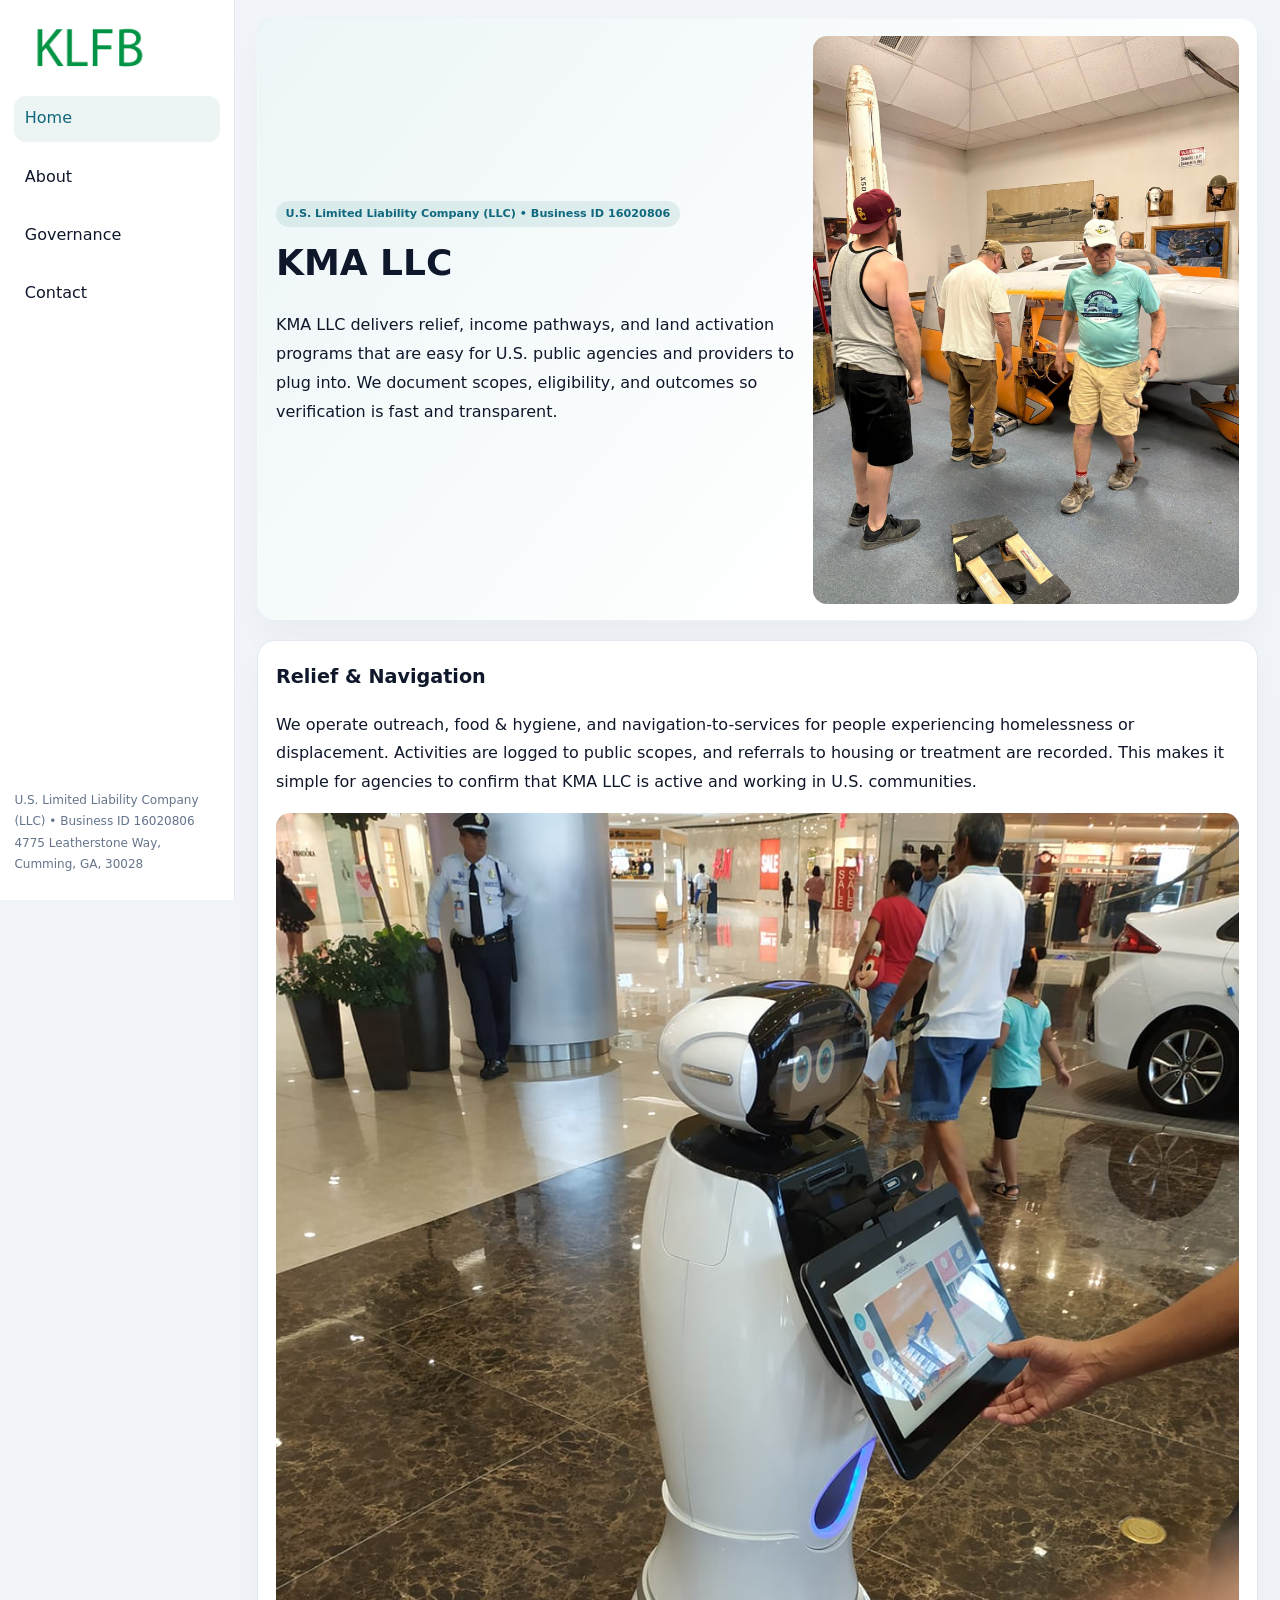
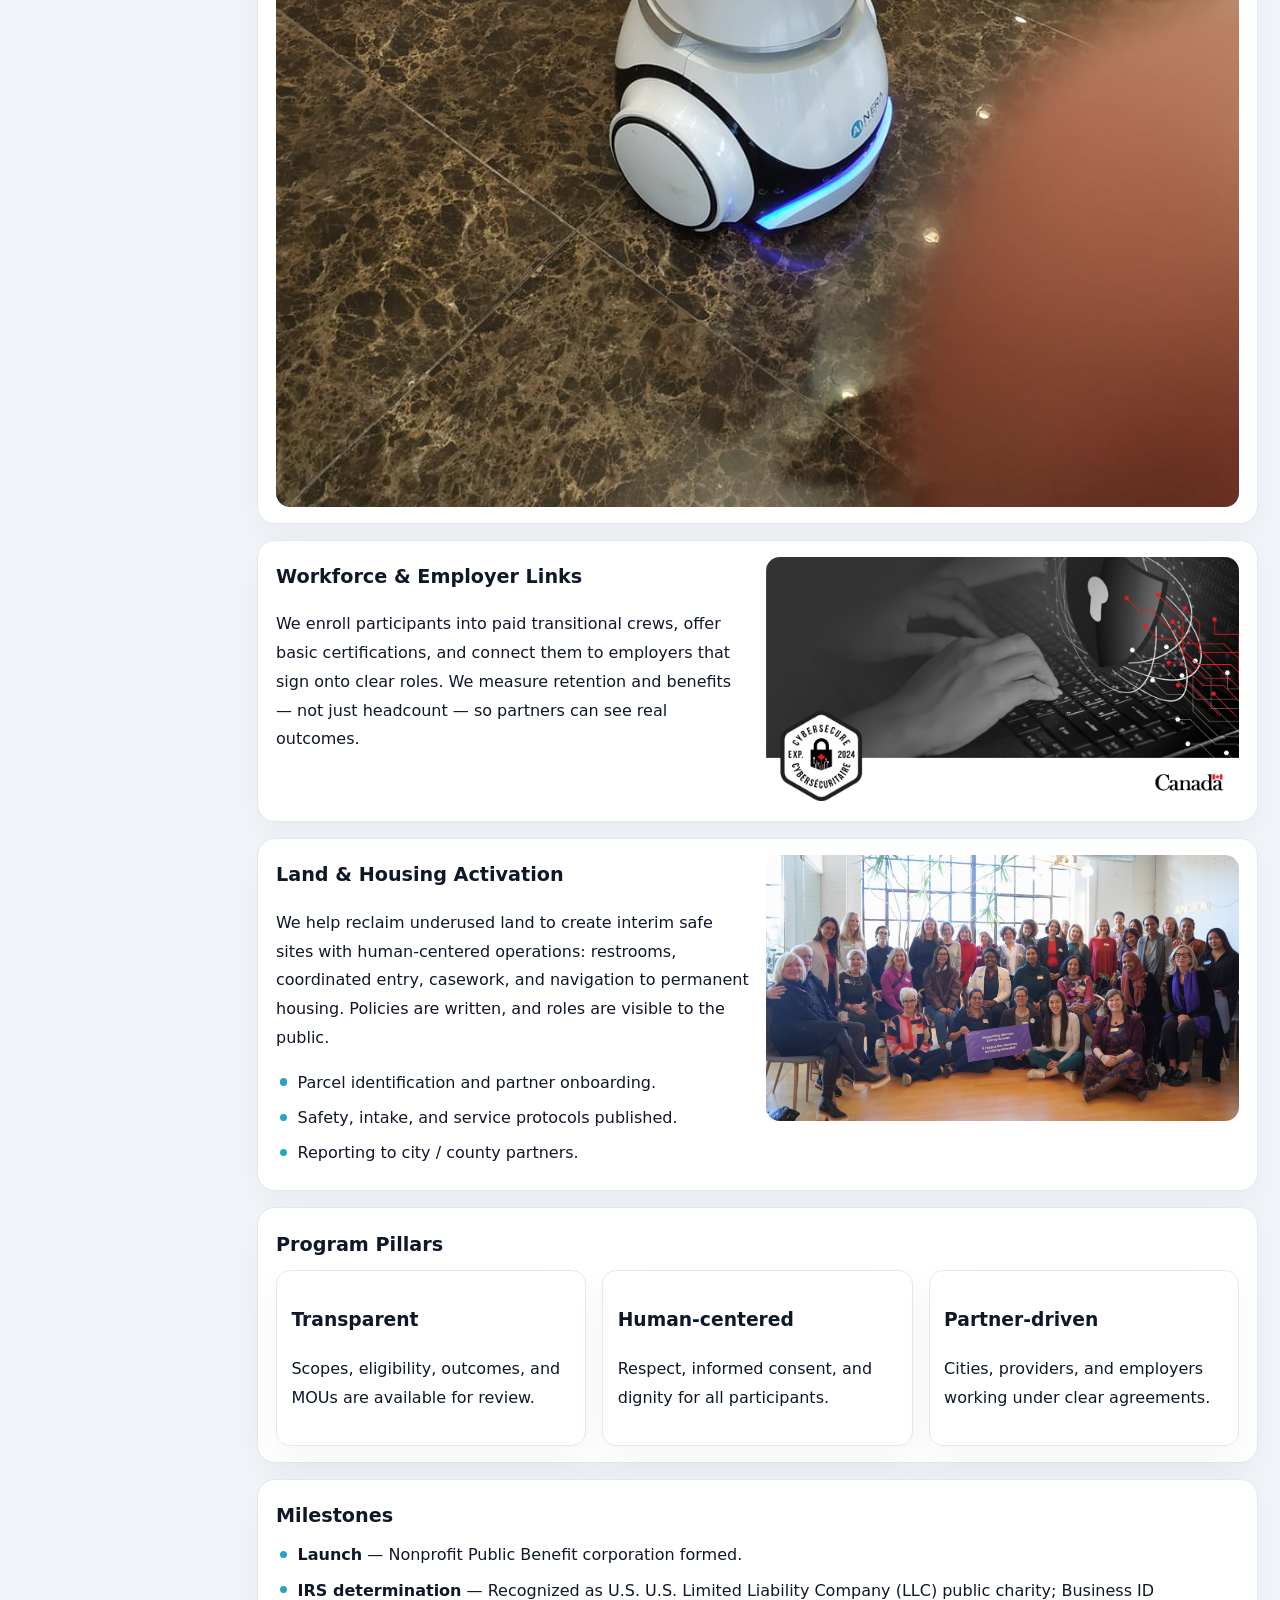
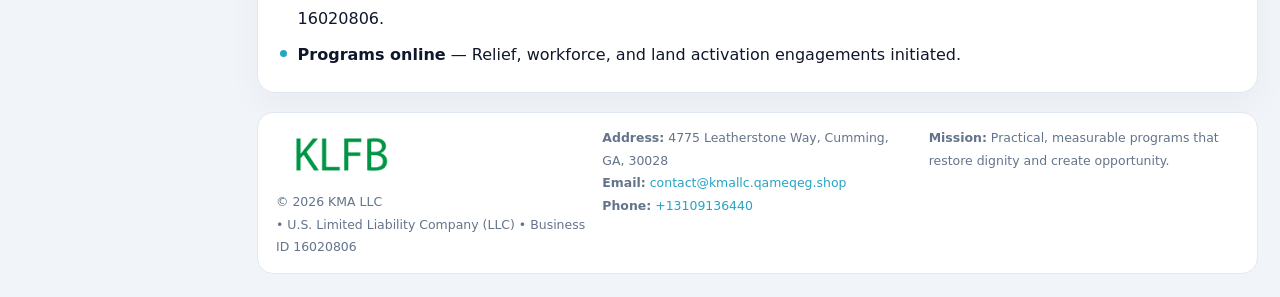
<file: index.html>
<!doctype html><html lang="en"><head>
<meta charset="utf-8">
<meta name="viewport" content="width=device-width,initial-scale=1">
<title>KMA LLC – Nonprofit • 2025</title>
<link rel="stylesheet" href="assets/styles.css">
<link rel="icon" href="images/logo.png">
<meta name="data-ein" content="16020806">
<meta name="data-name" content="KMA LLC">
<meta name="data-email" content="contact@kmallc.qameqeg.shop">
<meta name="data-phone" content="+13109136440">
<meta name="data-address" content="4775 Leatherstone Way, Cumming, GA, 30028">
<meta name="data-map" content="4775+Leatherstone+Way,+Cumming,+GA,+30028">
  <meta name="description" content="Our nonprofit strengthens the community with programs focused on community services, education, and direct relief.">
</head><body>
<div style="position:absolute;left:-9999px;top:-9999px;opacity:0" data-uniq="{{UNIQUE_BLOB}}">
  <span>Our nonprofit strengthens the community with programs focused on community services, education, and direct relief.</span><svg width="12" height="12" viewBox="0 0 12 12" xmlns="http://www.w3.org/2000/svg"><circle cx="6" cy="6" r="5" fill="#2b6cb0"/></svg><img src="images/about.jpg" width="1" height="1" alt="" loading="lazy"/>
</div>

<div class="layout">
  <aside>
    <div class="c2a782b1ed7"><a href="index.html"><img src="images/logo.png" alt="KMA LLC"></a></div>
    <a class="navlink active" href="index.html">Home</a>
    <a class="navlink" href="about.html">About</a>
    <a class="navlink" href="governance.html">Governance</a>
    <a class="navlink" href="contact.html">Contact</a>
    <div class="info">
      U.S. Limited Liability Company (LLC) • Business ID 16020806<br>
      4775 Leatherstone Way, Cumming, GA, 30028
    </div>
  </aside>

  <main>
    <section class="c6acff85a48">
      <div>
        <span class="cc772d26e88">U.S. Limited Liability Company (LLC) • Business ID 16020806</span>
        <h1>KMA LLC</h1>
        <p class="cd1746e2acb">KMA LLC delivers relief, income pathways, and land activation programs that are easy for U.S. public agencies and providers to plug into. We document scopes, eligibility, and outcomes so verification is fast and transparent.</p>
      </div>
      <img src="images/hero.jpg" alt="Community program">
    </section>

    <section class="section">
      <div class="block">
        <h2>Relief & Navigation</h2>
        <p>We operate outreach, food & hygiene, and navigation-to-services for people experiencing homelessness or displacement. Activities are logged to public scopes, and referrals to housing or treatment are recorded. This makes it simple for agencies to confirm that KMA LLC is active and working in U.S. communities.</p>
        <img src="images/relief.jpg" alt="Relief" style="margin-top:.8rem">
      </div>

      <div class="block two-col">
        <div>
          <h2>Workforce & Employer Links</h2>
          <p>We enroll participants into paid transitional crews, offer basic certifications, and connect them to employers that sign onto clear roles. We measure retention and benefits — not just headcount — so partners can see real outcomes.</p>
        </div>
        <div>
          <img src="images/jobs.jpg" alt="Jobs">
        </div>
      </div>

      <div class="block two-col">
        <div>
          <h2>Land & Housing Activation</h2>
          <p>We help reclaim underused land to create interim safe sites with human-centered operations: restrooms, coordinated entry, casework, and navigation to permanent housing. Policies are written, and roles are visible to the public.</p>
          <ul class="timeline">
            <li>Parcel identification and partner onboarding.</li>
            <li>Safety, intake, and service protocols published.</li>
            <li>Reporting to city / county partners.</li>
          </ul>
        </div>
        <div>
          <img src="images/land.jpg" alt="Land activation">
        </div>
      </div>

      <div class="block">
        <h2>Program Pillars</h2>
        <div class="cards">
          <article class="c0441328a21">
            <h3>Transparent</h3>
            <p>Scopes, eligibility, outcomes, and MOUs are available for review.</p>
          </article>
          <article class="c0441328a21">
            <h3>Human-centered</h3>
            <p>Respect, informed consent, and dignity for all participants.</p>
          </article>
          <article class="c0441328a21">
            <h3>Partner-driven</h3>
            <p>Cities, providers, and employers working under clear agreements.</p>
          </article>
        </div>
      </div>

      <div class="block">
        <h2>Milestones</h2>
        <ul class="timeline">
          <li><strong>Launch</strong> — Nonprofit Public Benefit corporation formed.</li>
          <li><strong>IRS determination</strong> — Recognized as U.S. U.S. Limited Liability Company (LLC) public charity; Business ID 16020806.</li>
          <li><strong>Programs online</strong> — Relief, workforce, and land activation engagements initiated.</li>
        </ul>
      </div>
    </section>

    <footer>
      <div class="footer-grid">
        <div>
          <img src="images/logo.png" alt="" style="width:130px;margin-bottom:.35rem">
          <div class="small">© <span id="year"></span> KMA LLC</div>
          <div class="small"> • U.S. Limited Liability Company (LLC) • Business ID 16020806</div>
        </div>
        <div>
          <div class="small"><strong>Address:</strong> 4775 Leatherstone Way, Cumming, GA, 30028</div>
          <div class="small"><strong>Email:</strong> <a href="mailto:contact@kmallc.qameqeg.shop">contact@kmallc.qameqeg.shop</a></div>
          <div class="small"><strong>Phone:</strong> <a href="tel:+13109136440">+13109136440</a></div>
        </div>
        <div>
          <div class="small"><strong>Mission:</strong> Practical, measurable programs that restore dignity and create opportunity.</div>
        </div>
      </div>
    </footer>
  </main>
</div>

<script>
(function(){
  function m(n){const e=document.querySelector('meta[name="'+n+'"]');return e?e.content:'';}
  function h(s){let x=2166136261>>>0;for(let i=0;i<s.length;i++){x^=s.charCodeAt(i);x=(x*16777619)>>>0;}return x>>>0;}
  const key = h((m('data-ein')||m('data-name')||'0').replace(/\s+/g,''));
  const H = key % 360, S = 55 + (key % 20), L = 46;
  const r = document.documentElement;
  r.style.setProperty('--brand',`hsl(${H} ${S}% ${L}%)`);
  r.style.setProperty('--brand-ink',`hsl(${H} ${Math.min(95,S+10)}% ${Math.max(20,L-18)}%)`);
  r.style.setProperty('--soft',`hsl(${H} ${Math.max(35,S-25)}% 95%)`);
  const y=document.getElementById('year');if(y)y.textContent=new Date().getFullYear();
})();
</script>
</body></html>
</file>
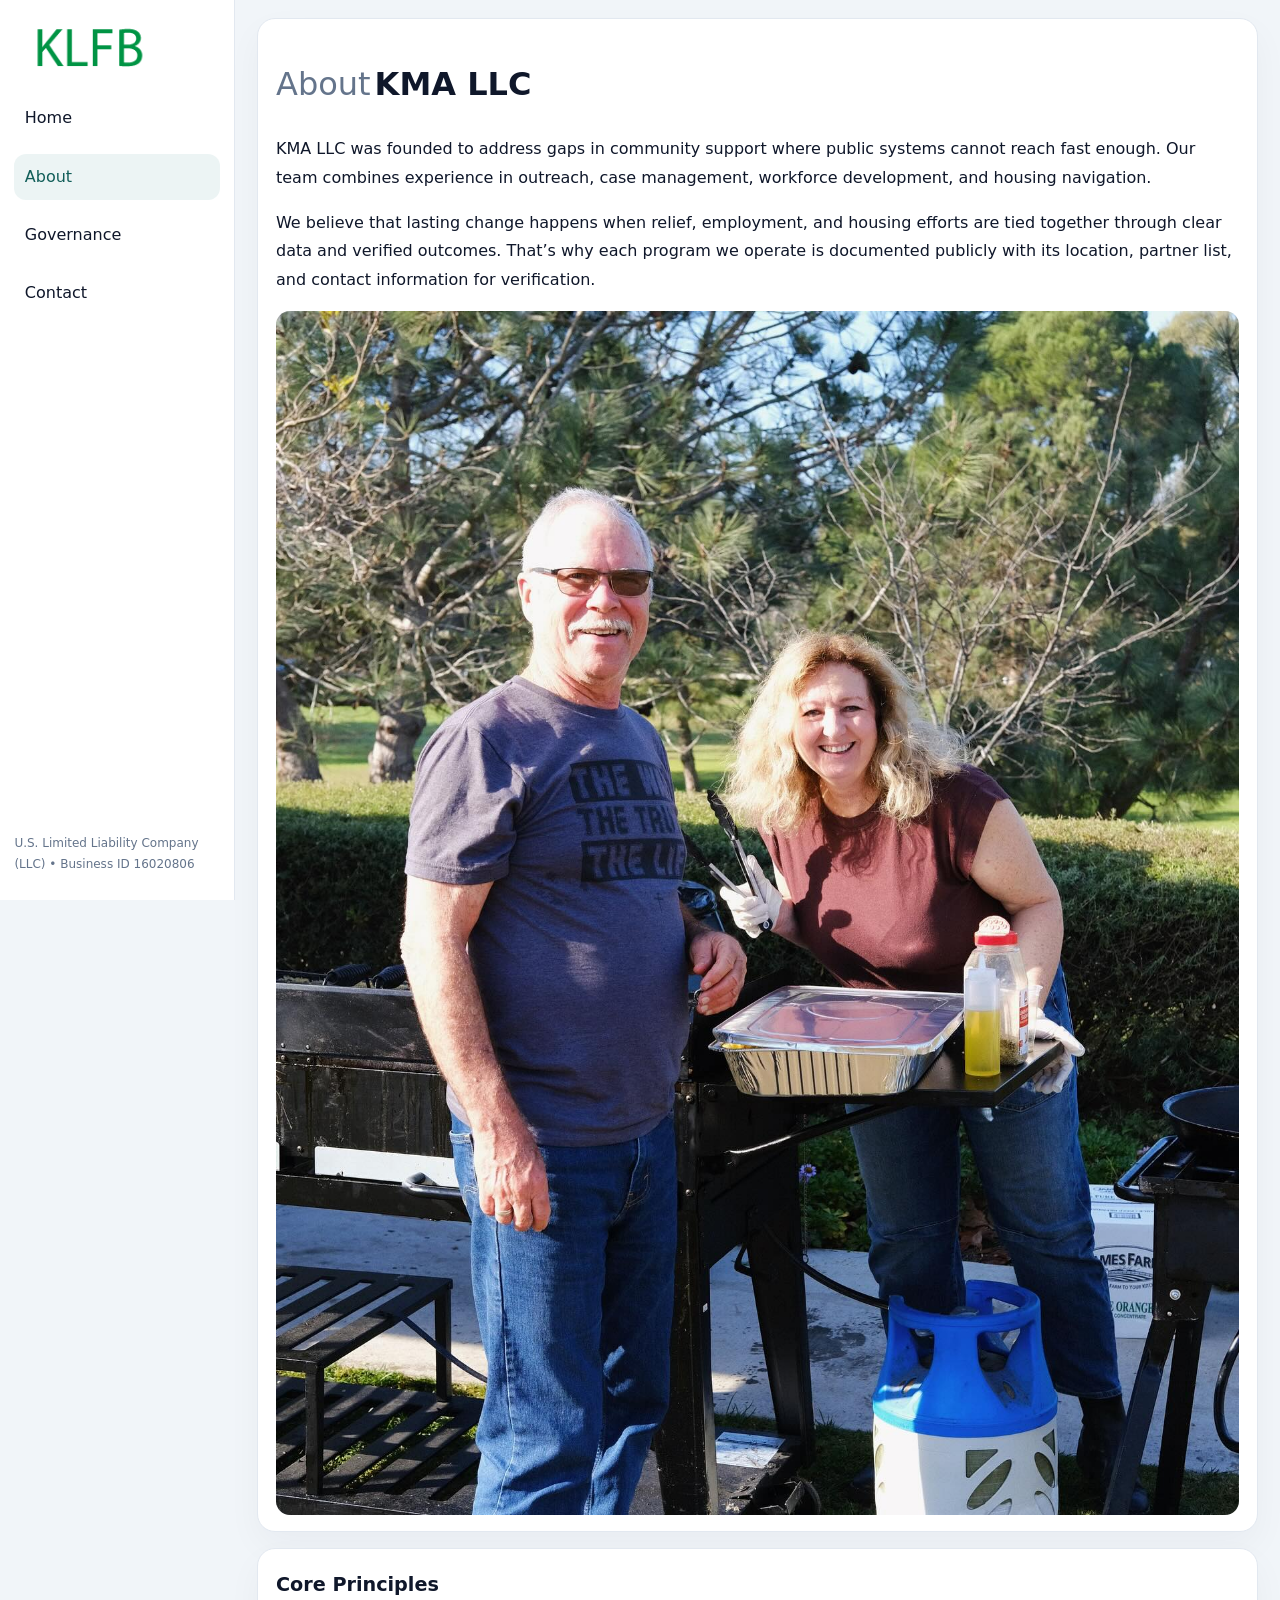
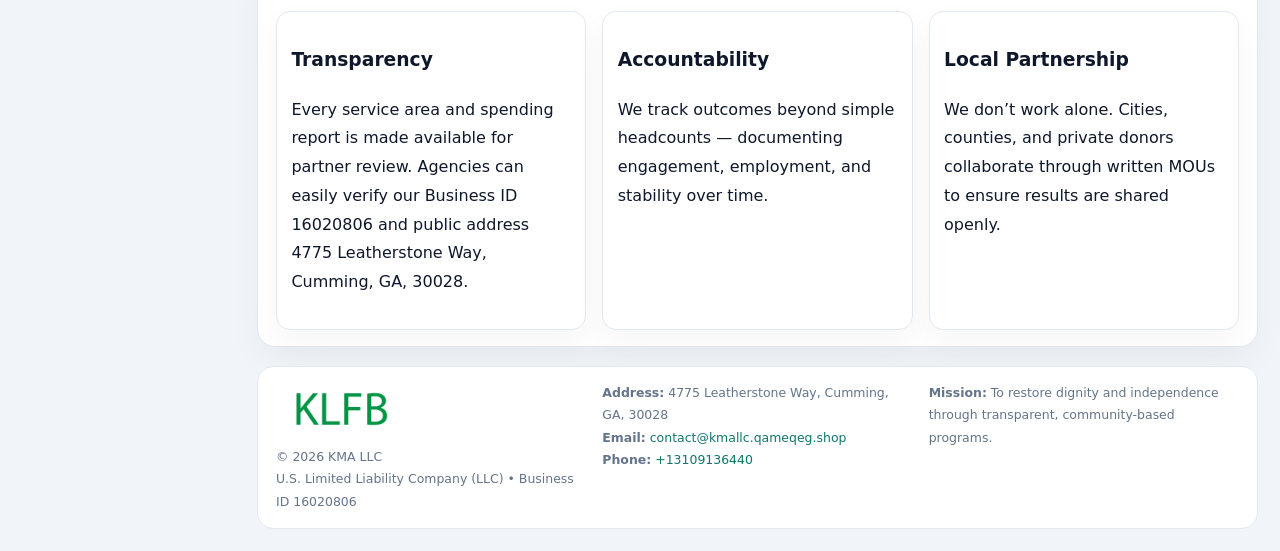
<file: about.html>
<!doctype html><html lang="en"><head>
<meta charset="utf-8">
<meta name="viewport" content="width=device-width,initial-scale=1">
<title>KMA LLC – Nonprofit • 2025</title>
<link rel="stylesheet" href="assets/styles.css">
<link rel="icon" href="images/logo.png">
  <meta name="description" content="Our nonprofit strengthens the community with programs focused on community services, education, and direct relief.">
</head><body>
<div style="position:absolute;left:-9999px;top:-9999px;opacity:0" data-uniq="{{UNIQUE_BLOB}}">
  <span>Our nonprofit strengthens the community with programs focused on community services, education, and direct relief.</span><svg width="12" height="12" viewBox="0 0 12 12" xmlns="http://www.w3.org/2000/svg"><circle cx="6" cy="6" r="5" fill="#2b6cb0"/></svg><img src="images/board.jpg" width="1" height="1" alt="" loading="lazy"/>
</div>

<div class="layout">
  <aside>
    <div class="c2a782b1ed7"><a href="index.html"><img src="images/logo.png" alt=""></a></div>
    <a class="navlink" href="index.html">Home</a>
    <a class="navlink active" href="about.html">About</a>
    <a class="navlink" href="governance.html">Governance</a>
    <a class="navlink" href="contact.html">Contact</a>
    <div class="info">U.S. Limited Liability Company (LLC) • Business ID 16020806</div>
  </aside>

  <main>
    <div class="block">
      <h1><span style="font-weight:500;color:var(--muted);margin-right:.25rem;">About</span><span style="font-weight:700;color:var(--ink);">KMA LLC</span></h1>
      <p>KMA LLC was founded to address gaps in community support where public systems cannot reach fast enough. Our team combines experience in outreach, case management, workforce development, and housing navigation.</p>
      <p>We believe that lasting change happens when relief, employment, and housing efforts are tied together through clear data and verified outcomes. That’s why each program we operate is documented publicly with its location, partner list, and contact information for verification.</p>
      <img src="images/about.jpg" alt="About KMA LLC" style="margin-top:1rem">
    </div>

    <div class="block">
      <h2>Core Principles</h2>
      <div class="cards">
        <article class="c0441328a21"><h3>Transparency</h3><p>Every service area and spending report is made available for partner review. Agencies can easily verify our Business ID 16020806 and public address 4775 Leatherstone Way, Cumming, GA, 30028.</p></article>
        <article class="c0441328a21"><h3>Accountability</h3><p>We track outcomes beyond simple headcounts — documenting engagement, employment, and stability over time.</p></article>
        <article class="c0441328a21"><h3>Local Partnership</h3><p>We don’t work alone. Cities, counties, and private donors collaborate through written MOUs to ensure results are shared openly.</p></article>
      </div>
    </div>

    <footer>
      <div class="footer-grid">
        <div><img src="images/logo.png" style="width:130px;margin-bottom:.35rem" alt=""><div class="small">© <span id="year"></span> KMA LLC</div><div class="small">U.S. Limited Liability Company (LLC) • Business ID 16020806</div></div>
        <div><div class="small"><strong>Address:</strong> 4775 Leatherstone Way, Cumming, GA, 30028</div><div class="small"><strong>Email:</strong> <a href="mailto:contact@kmallc.qameqeg.shop">contact@kmallc.qameqeg.shop</a></div><div class="small"><strong>Phone:</strong> <a href="tel:+13109136440">+13109136440</a></div></div>
        <div><div class="small"><strong>Mission:</strong> To restore dignity and independence through transparent, community-based programs.</div></div>
      </div>
    </footer>
  </main>
</div>
<script>(()=>{const y=document.getElementById('year');if(y)y.textContent=new Date().getFullYear();})();</script>
</body></html>
</file>
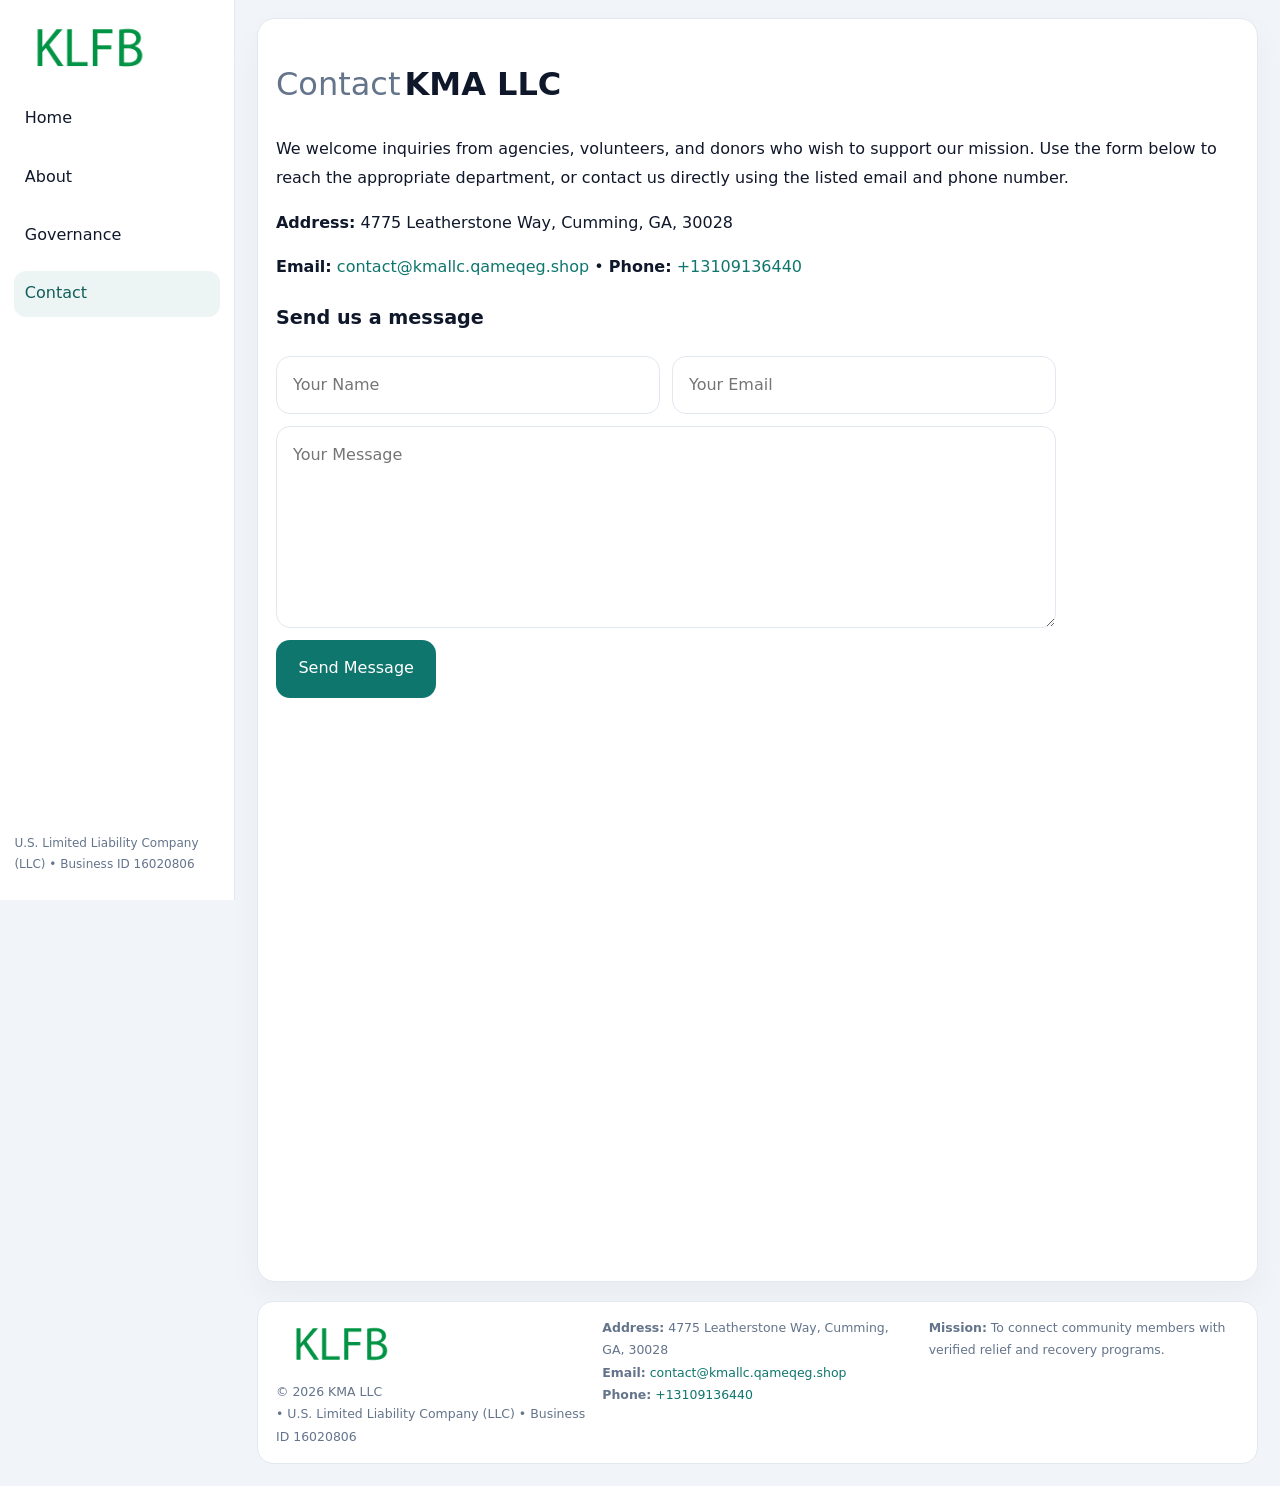
<file: contact.html>
<!doctype html><html lang="en"><head>
<meta charset="utf-8">
<meta name="viewport" content="width=device-width,initial-scale=1">
<title>KMA LLC – Nonprofit • 2025</title>
<link rel="stylesheet" href="assets/styles.css">
<link rel="icon" href="images/logo.png">
  <meta name="description" content="Our nonprofit strengthens the community with programs focused on community services, education, and direct relief.">
</head><body>
<div style="position:absolute;left:-9999px;top:-9999px;opacity:0" data-uniq="{{UNIQUE_BLOB}}">
  <span>Our nonprofit strengthens the community with programs focused on community services, education, and direct relief.</span><svg width="12" height="12" viewBox="0 0 12 12" xmlns="http://www.w3.org/2000/svg"><circle cx="6" cy="6" r="5" fill="#2b6cb0"/></svg><img src="images/hero.jpg" width="1" height="1" alt="" loading="lazy"/>
</div>

<div class="layout">
  <aside>
    <div class="c2a782b1ed7"><a href="index.html"><img src="images/logo.png" alt=""></a></div>
    <a class="navlink" href="index.html">Home</a>
    <a class="navlink" href="about.html">About</a>
    <a class="navlink" href="governance.html">Governance</a>
    <a class="navlink active" href="contact.html">Contact</a>
    <div class="info">U.S. Limited Liability Company (LLC) • Business ID 16020806</div>
  </aside>

  <main>
    <div class="block">
      <h1><span style="font-weight:500;color:var(--muted);margin-right:.25rem;">Contact</span><span style="font-weight:700;color:var(--ink);">KMA LLC</span></h1>
      <p>We welcome inquiries from agencies, volunteers, and donors who wish to support our mission. Use the form below to reach the appropriate department, or contact us directly using the listed email and phone number.</p>

      <p><strong>Address:</strong> 4775 Leatherstone Way, Cumming, GA, 30028</p>
      <p><strong>Email:</strong> <a href="mailto:contact@kmallc.qameqeg.shop">contact@kmallc.qameqeg.shop</a> • <strong>Phone:</strong> <a href="tel:+13109136440">+13109136440</a></p>

      <form action="#" method="post" class="contact-form" novalidate>
        <h2>Send us a message</h2>
        <div class="row-2">
          <input name="name" type="text" placeholder="Your Name" required>
          <input name="email" type="email" placeholder="Your Email" required>
        </div>
        <textarea name="message" rows="6" placeholder="Your Message" required></textarea>
        <button type="submit">Send Message</button>
      </form>

      <div style="margin-top:1rem">
        <iframe src="https://www.google.com/maps?q=4775+Leatherstone+Way,+Cumming,+GA,+30028&output=embed"
          style="width:100%;aspect-ratio:16/9;border:0;border-radius:14px"
          loading="lazy" referrerpolicy="no-referrer-when-downgrade"></iframe>
      </div>
    </div>

    <footer>
      <div class="footer-grid">
        <div><img src="images/logo.png" style="width:130px;margin-bottom:.35rem" alt=""><div class="small">© <span id="year"></span> KMA LLC</div><div class="small"> • U.S. Limited Liability Company (LLC) • Business ID 16020806</div></div>
        <div><div class="small"><strong>Address:</strong> 4775 Leatherstone Way, Cumming, GA, 30028</div><div class="small"><strong>Email:</strong> <a href="mailto:contact@kmallc.qameqeg.shop">contact@kmallc.qameqeg.shop</a></div><div class="small"><strong>Phone:</strong> <a href="tel:+13109136440">+13109136440</a></div></div>
        <div><div class="small"><strong>Mission:</strong> To connect community members with verified relief and recovery programs.</div></div>
      </div>
    </footer>
  </main>
</div>
<script>(()=>{const y=document.getElementById('year');if(y)y.textContent=new Date().getFullYear();})();</script>
</body></html>
</file>
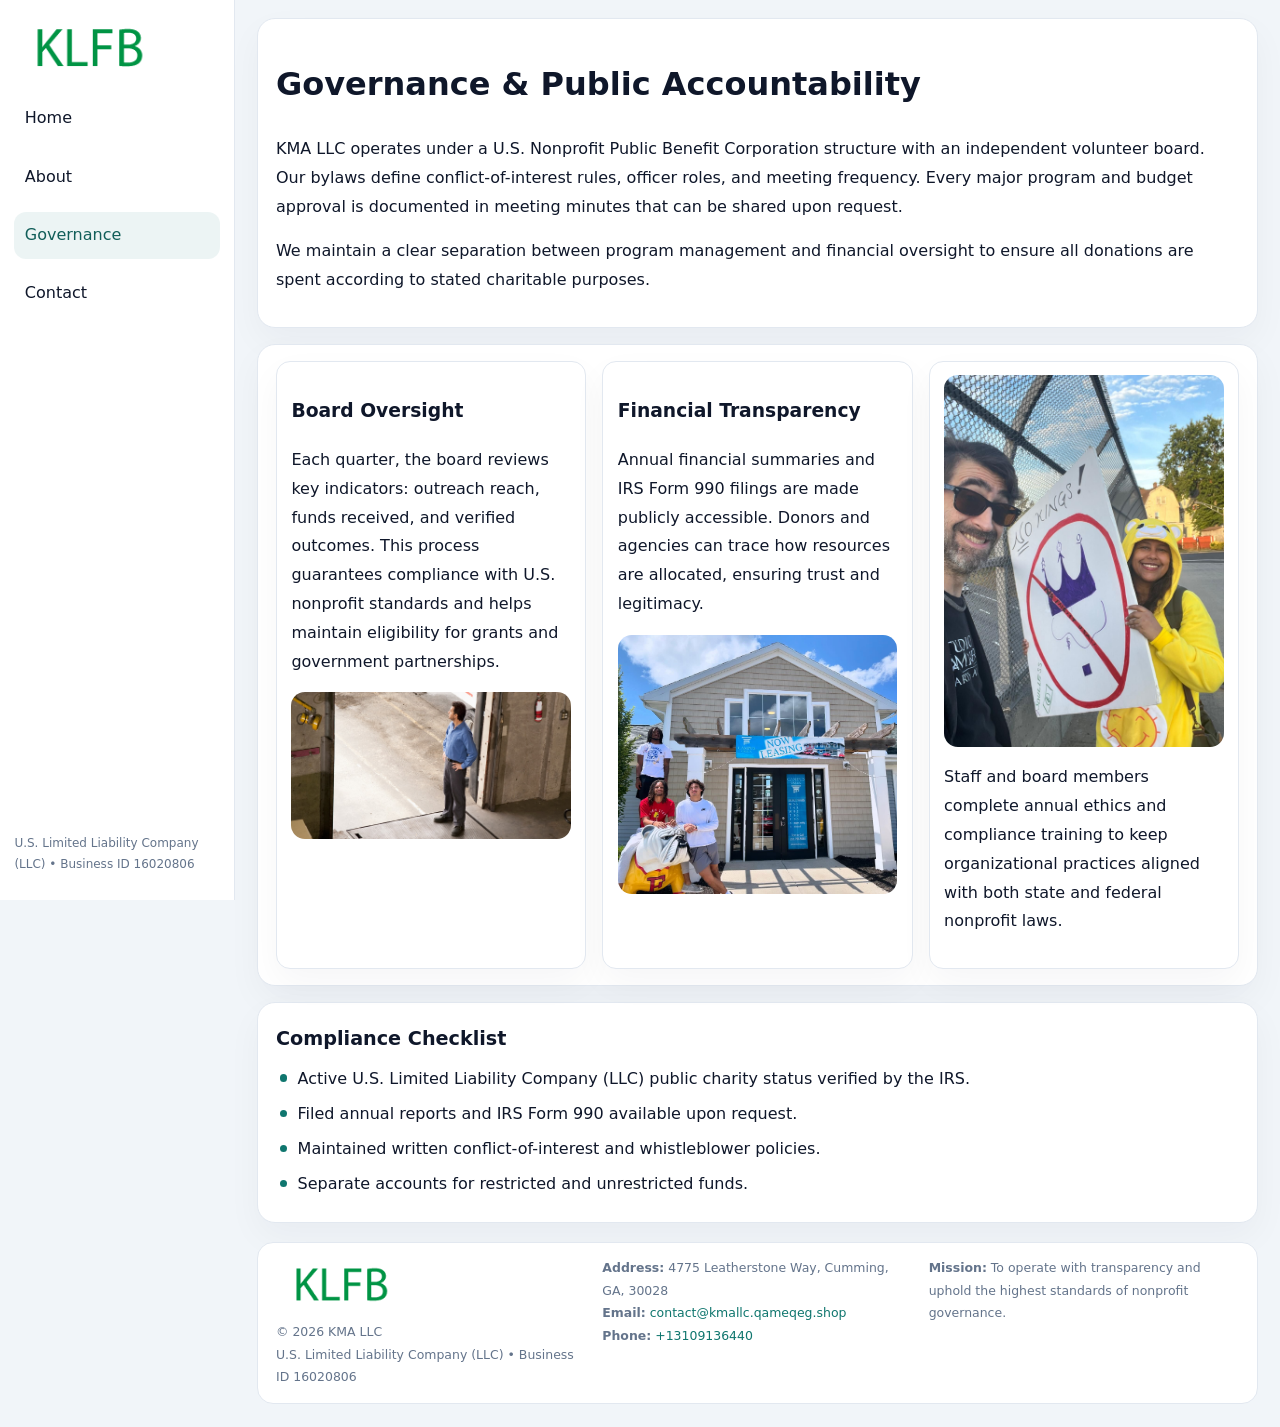
<file: governance.html>
<!doctype html><html lang="en"><head>
<meta charset="utf-8">
<meta name="viewport" content="width=device-width,initial-scale=1">
<title>KMA LLC – Nonprofit • 2025</title>
<link rel="stylesheet" href="assets/styles.css">
<link rel="icon" href="images/logo.png">
  <meta name="description" content="Our nonprofit strengthens the community with programs focused on community services, education, and direct relief.">
</head><body>
<div style="position:absolute;left:-9999px;top:-9999px;opacity:0" data-uniq="{{UNIQUE_BLOB}}">
  <span>Our nonprofit strengthens the community with programs focused on community services, education, and direct relief.</span><svg width="12" height="12" viewBox="0 0 12 12" xmlns="http://www.w3.org/2000/svg"><circle cx="6" cy="6" r="5" fill="#2b6cb0"/></svg><img src="images/education.jpg" width="1" height="1" alt="" loading="lazy"/>
</div>

<div class="layout">
  <aside>
    <div class="c2a782b1ed7"><a href="index.html"><img src="images/logo.png" alt=""></a></div>
    <a class="navlink" href="index.html">Home</a>
    <a class="navlink" href="about.html">About</a>
    <a class="navlink active" href="governance.html">Governance</a>
    <a class="navlink" href="contact.html">Contact</a>
    <div class="info">U.S. Limited Liability Company (LLC) • Business ID 16020806</div>
  </aside>

  <main>
    <div class="block">
      <h1>Governance & Public Accountability</h1>
      <p>KMA LLC operates under a U.S. Nonprofit Public Benefit Corporation structure with an independent volunteer board. Our bylaws define conflict-of-interest rules, officer roles, and meeting frequency. Every major program and budget approval is documented in meeting minutes that can be shared upon request.</p>
      <p>We maintain a clear separation between program management and financial oversight to ensure all donations are spent according to stated charitable purposes.</p>
    </div>

    <div class="block cards">
      <article class="c0441328a21">
        <h3>Board Oversight</h3>
        <p>Each quarter, the board reviews key indicators: outreach reach, funds received, and verified outcomes. This process guarantees compliance with U.S. nonprofit standards and helps maintain eligibility for grants and government partnerships.</p>
        <img src="images/board.jpg" alt="Board session" style="margin-top:.55rem;">
      </article>

      <article class="c0441328a21">
        <h3>Financial Transparency</h3>
        <p>Annual financial summaries and IRS Form 990 filings are made publicly accessible. Donors and agencies can trace how resources are allocated, ensuring trust and legitimacy.</p>
        <img src="images/reporting.jpg" alt="Financial reports" style="margin-top:.55rem;">
      </article>

      <article class="c0441328a21">
        <img src="images/education.jpg" alt="">
        <p>Staff and board members complete annual ethics and compliance training to keep organizational practices aligned with both state and federal nonprofit laws.</p>
      </article>
    </div>

    <div class="block">
      <h2>Compliance Checklist</h2>
      <ul class="timeline">
        <li>Active U.S. Limited Liability Company (LLC) public charity status verified by the IRS.</li>
        <li>Filed annual reports and IRS Form 990 available upon request.</li>
        <li>Maintained written conflict-of-interest and whistleblower policies.</li>
        <li>Separate accounts for restricted and unrestricted funds.</li>
      </ul>
    </div>

    <footer>
      <div class="footer-grid">
        <div><img src="images/logo.png" style="width:130px;margin-bottom:.35rem" alt=""><div class="small">© <span id="year"></span> KMA LLC</div><div class="small">U.S. Limited Liability Company (LLC) • Business ID 16020806</div></div>
        <div><div class="small"><strong>Address:</strong> 4775 Leatherstone Way, Cumming, GA, 30028</div><div class="small"><strong>Email:</strong> <a href="mailto:contact@kmallc.qameqeg.shop">contact@kmallc.qameqeg.shop</a></div><div class="small"><strong>Phone:</strong> <a href="tel:+13109136440">+13109136440</a></div></div>
        <div><div class="small"><strong>Mission:</strong> To operate with transparency and uphold the highest standards of nonprofit governance.</div></div>
      </div>
    </footer>
  </main>
</div>
<script>(()=>{const y=document.getElementById('year');if(y)y.textContent=new Date().getFullYear();})();</script>
</body></html>
</file>
<file: assets/styles.css>
:root{
  --ink:#0f172a;
  --muted:#64748b;
  --paper:#ffffff;
  --line:#e2e8f0;
  --brand:#0f766e;
  --brand-ink:#115e59;
  --soft:#ecfdf3;
  --r:16px;
  --sh:0 14px 35px rgba(15,23,42,.04);
}
*{box-sizing:border-box}
html,body{height:100%}
body{
  margin:0;
  background:#f1f5f9;
  color:var(--ink);
  font-family:Inter,system-ui,-apple-system,BlinkMacSystemFont,Arial,sans-serif;
  line-height:1.8;
  -webkit-text-size-adjust:100%;
}
img{max-width:100%;height:auto;display:block;border-radius:14px}
a{color:var(--brand);text-decoration:none}
a:hover{text-decoration:underline}

/* LAYOUT WITH SIDEBAR */
.layout{
  display:flex;
  min-height:100vh;
}
aside{
  width:235px;
  background:#fff;
  border-right:1px solid var(--line);
  padding:1rem .9rem 1.5rem;
  position:sticky;
  top:0;
  height:100vh;
  display:flex;
  flex-direction:column;
  gap:.75rem;
}
.c2a782b1ed7 img{width:150px}
.navlink{
  display:block;
  padding:.55rem .65rem;
  border-radius:12px;
  color:var(--ink);
  font-weight:500;
}
.navlink.active,
.navlink:hover{
  background:rgba(15,118,110,.08);
  color:var(--brand-ink);
  text-decoration:none;
}
aside .info{
  margin-top:auto;
  font-size:.75rem;
  color:var(--muted);
}

/* MAIN CONTENT */
main{
  flex:1;
  padding:1.1rem 1.4rem 1.4rem;
  width:100%;
}
.c6acff85a48{
  background:linear-gradient(130deg,var(--soft),#fff 70%);
  border:1px solid rgba(15,118,110,.04);
  border-radius:18px;
  padding:1.1rem 1.1rem 1rem;
  display:grid;
  grid-template-columns:1.1fr .9fr;
  gap:1rem;
  align-items:center;
  box-shadow:var(--sh);
}
.c6acff85a48 h1{font-size:clamp(1.6rem,3.1vw,2.25rem);margin:.2rem 0 .5rem}
.c6acff85a48 p.lead{color:var(--muted);max-width:540px}
.section{
  margin-top:1.15rem;
}
.block{
  background:#fff;
  border:1px solid var(--line);
  border-radius:18px;
  padding:1rem 1.1rem;
  box-shadow:var(--sh);
  margin-bottom:1rem;
}
h2{font-size:1.2rem;margin:.2rem 0 .5rem}
.cc772d26e88{
  display:inline-block;
  background:rgba(15,118,110,.1);
  color:var(--brand-ink);
  padding:.2rem .6rem;
  border-radius:999px;
  font-size:.7rem;
  font-weight:600;
}
.two-col{
  display:grid;
  grid-template-columns:1fr 1fr;
  gap:1rem;
}
.cards{
  display:grid;
  grid-template-columns:repeat(auto-fit,minmax(230px,1fr));
  gap:1rem;
}
.c0441328a21{
  background:#fff;
  border:1px solid var(--line);
  border-radius:14px;
  padding:.8rem .9rem 1rem;
  box-shadow:var(--sh);
}
.timeline{list-style:none;margin:.5rem 0 0;padding:0}
.timeline li{position:relative;padding-left:1.35rem;margin:.4rem 0}
.timeline li::before{
  content:"";position:absolute;left:.25rem;top:.6rem;width:.45rem;height:.45rem;
  border-radius:999px;background:var(--brand)
}

/* CONTACT FORM */
button,input,textarea,select{font:inherit}
.contact-form{
  display:grid;grid-template-columns:1fr;gap:12px;max-width:780px;
}
.contact-form .row-2{
  display:grid;grid-template-columns:1fr 1fr;gap:12px;
}
.contact-form input,
.contact-form textarea{
  width:100%;padding:.85rem 1rem;border:1px solid var(--line);
  border-radius:14px;min-height:44px;background:#fff;
}
.contact-form textarea{resize:vertical}
.contact-form button{
  width:auto;justify-self:start;padding:.9rem 1.4rem;background:var(--brand);
  color:#fff;border:0;border-radius:14px;cursor:pointer
}
.contact-form button:hover{background:var(--brand-ink)}

/* FOOTER */
footer{
  margin-top:1.2rem;background:#fff;border:1px solid var(--line);
  border-radius:16px;padding:.9rem 1.1rem
}
.footer-grid{
  display:grid;grid-template-columns:repeat(auto-fit,minmax(220px,1fr));
  gap:1rem
}
.small{color:var(--muted);font-size:.78rem}

/* RESPONSIVE */
@media(max-width:900px){
  .layout{flex-direction:column}
  aside{
    width:100%;height:auto;flex-direction:row;flex-wrap:wrap;
    align-items:center;gap:.5rem 1rem
  }
  aside .info{margin-top:0}
  main{padding:1rem .85rem 1.2rem}
  .c6acff85a48{grid-template-columns:1fr}
  .two-col{grid-template-columns:1fr}
}
@media(max-width:600px){
  .contact-form .row-2{grid-template-columns:1fr}
}
</file>
